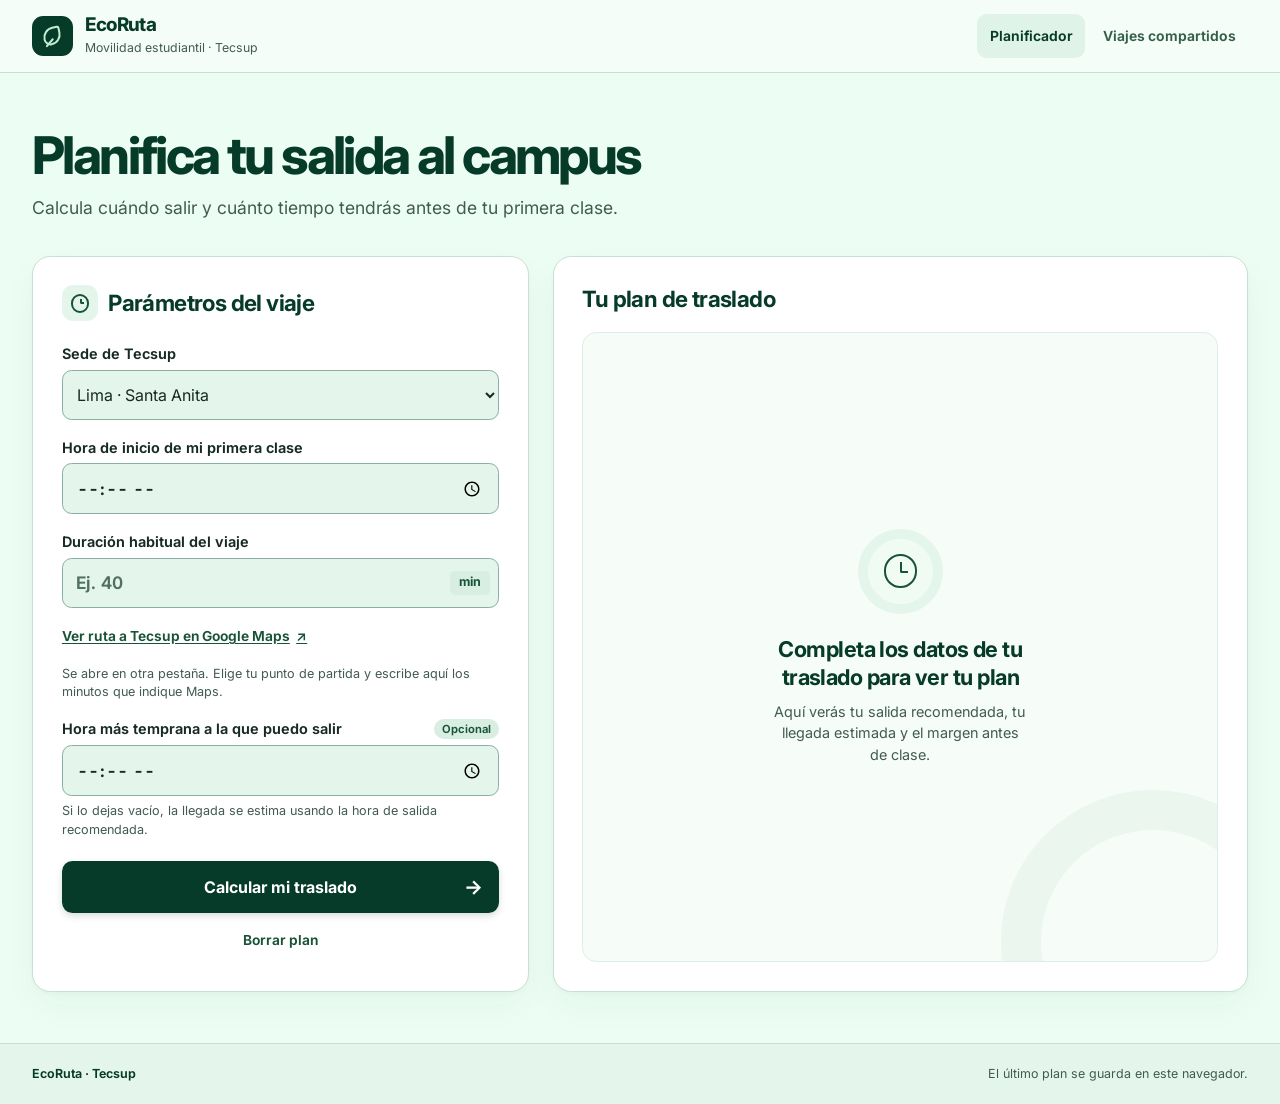
<file: index.html>
<!doctype html>
<html lang="es-PE">
<head>
  <meta charset="utf-8">
  <meta name="viewport" content="width=device-width, initial-scale=1">
  <meta name="theme-color" content="#ecfef3">
  <meta name="description" content="Planifica tu salida al campus de Tecsup y consulta cuánto margen tendrás antes de clase.">
  <title>EcoRuta · Planificador de salida</title>
  <link rel="preconnect" href="https://fonts.googleapis.com">
  <link rel="preconnect" href="https://fonts.gstatic.com" crossorigin>
  <link rel="stylesheet" href="https://fonts.googleapis.com/css2?family=Inter:wght@400..800&amp;display=swap">
  <link rel="stylesheet" href="viajes.css">
  <style>
    :root {
      color-scheme: light;
      --canvas: #ecfef3;
      --surface: #fff;
      --mint: #e4f6ec;
      --mint-strong: #d9eee2;
      --forest: #073b29;
      --forest-light: #185338;
      --teal: #006a61;
      --text: #172b23;
      --muted: #425b50;
      --line: #cbded3;
      --field-line: #8aafa0;
      --error: #a32926;
      --radius: 1.15rem;
      --shadow: 0 2px 4px #073b2908, 0 14px 36px #073b2909;
      font-family: Inter, system-ui, -apple-system, "Segoe UI", sans-serif;
      color: var(--text);
      background: var(--canvas);
      line-height: 1.5;
    }

    *, *::before, *::after { box-sizing: border-box; }
    [hidden] { display: none !important; }

    body {
      min-height: 100vh;
      display: flex;
      flex-direction: column;
      margin: 0;
    }

    h1, h2, h3, p, dl, dd { margin: 0; }
    button, input { font: inherit; }
    button { cursor: pointer; }
    :focus-visible { outline: 2px solid var(--teal); outline-offset: 3px; }

    .wrap {
      width: calc(100% - 4rem);
      max-width: 76rem;
      margin-inline: auto;
    }

    .site-header {
      border-bottom: 1px solid var(--line);
      background: #f4fdf7;
    }

    .brand {
      min-height: 4.5rem;
      display: flex;
      align-items: center;
      gap: .75rem;
      color: var(--forest);
    }

    .brand strong {
      display: block;
      font-size: 1.18rem;
      font-weight: 750;
      line-height: 1.2;
      letter-spacing: -.035em;
    }

    .brand-caption {
      display: block;
      margin-top: .125rem;
      color: var(--muted);
      font-size: .77rem;
    }

    .brand-mark, .title-icon {
      display: grid;
      flex: none;
      place-items: center;
      border-radius: .7rem;
    }

    .brand-mark {
      width: 2.55rem;
      height: 2.55rem;
      background: var(--forest);
      color: #c2eed2;
    }

    .brand-mark > span {
      position: relative;
      width: 1.15rem;
      height: 1.15rem;
      border: 2px solid currentColor;
      border-radius: 70% 15% 70% 45%;
      transform: rotate(-12deg);
    }

    .brand-mark > span::after {
      content: "";
      position: absolute;
      inset: auto auto .05rem -.14rem;
      width: .7rem;
      height: 2px;
      border-radius: 2px;
      background: currentColor;
      transform: rotate(-38deg);
    }

    .main {
      flex: 1;
      padding-block: clamp(2rem, 4.3vw, 3.75rem) clamp(2rem, 4vw, 3.5rem);
    }

    .intro { margin-bottom: clamp(1.4rem, 2.8vw, 2.15rem); }

    h1 {
      max-width: 23ch;
      color: var(--forest);
      font-size: clamp(2rem, 4.1vw, 3.25rem);
      font-weight: 750;
      letter-spacing: -.05em;
      line-height: 1.07;
      text-wrap: balance;
    }

    .intro > p {
      max-width: 42rem;
      margin-top: .7rem;
      color: var(--muted);
      font-size: clamp(.96rem, 1.6vw, 1.1rem);
    }

    .planner {
      display: grid;
      grid-template-columns: minmax(0, 5fr) minmax(0, 7fr);
      gap: 1.5rem;
    }

    .panel {
      min-width: 0;
      padding: clamp(1.15rem, 2.5vw, 1.8rem);
      border: 1px solid var(--line);
      border-radius: var(--radius);
      background: var(--surface);
      box-shadow: var(--shadow);
    }

    .panel h2 {
      color: var(--forest);
      font-size: clamp(1.13rem, 1.9vw, 1.4rem);
      font-weight: 700;
      letter-spacing: -.027em;
      line-height: 1.25;
    }

    .form-panel h2 {
      display: flex;
      align-items: center;
      gap: .65rem;
      margin-bottom: 1.4rem;
    }

    .title-icon {
      width: 2.25rem;
      height: 2.25rem;
      background: var(--mint);
      color: var(--forest-light);
    }

    .clock-icon {
      position: relative;
      display: block;
      width: 1.15rem;
      height: 1.15rem;
      border: 2px solid currentColor;
      border-radius: 50%;
    }

    .clock-icon::after {
      content: "";
      position: absolute;
      top: 20%;
      left: 50%;
      width: 27%;
      height: 35%;
      border-left: 2px solid currentColor;
      border-bottom: 2px solid currentColor;
      border-radius: 0 0 0 2px;
    }

    form { display: grid; gap: 1.1rem; }
    .field { display: grid; gap: .4rem; min-width: 0; }

    label {
      color: var(--text);
      font-size: .9rem;
      font-weight: 650;
      line-height: 1.35;
    }

    .label-row {
      display: flex;
      align-items: center;
      justify-content: space-between;
      gap: .5rem;
    }

    .optional {
      flex: none;
      padding: .1rem .5rem;
      border-radius: 2rem;
      color: var(--forest-light);
      background: var(--mint-strong);
      font-size: .7rem;
      font-weight: 650;
    }

    .field input {
      display: block;
      width: 100%;
      min-width: 0;
      min-height: 3.15rem;
      padding: .65rem .85rem;
      border: 1px solid var(--field-line);
      border-radius: .6rem;
      background: var(--mint);
      color: var(--text);
      font-size: 1.08rem;
      font-weight: 650;
      font-variant-numeric: tabular-nums;
    }

    .field input::placeholder { color: #536f61; opacity: 1; }
    .field input:focus { background: #f6fffa; }

    .field input[aria-invalid="true"] {
      border-color: var(--error);
      background: #fff4f3;
    }

    .number-field { position: relative; }
    .number-field input { appearance: textfield; padding-inline-end: 3.65rem; }
    .number-field input::-webkit-inner-spin-button,
    .number-field input::-webkit-outer-spin-button { appearance: none; margin: 0; }

    .unit {
      position: absolute;
      inset-inline-end: .55rem;
      top: 50%;
      padding: .17rem .55rem;
      border-radius: .3rem;
      background: var(--mint-strong);
      color: var(--forest-light);
      font-size: .78rem;
      font-weight: 700;
      transform: translateY(-50%);
      pointer-events: none;
    }

    .field-help, .field-error, .save-status {
      font-size: .79rem;
      line-height: 1.45;
    }

    .field-help { color: var(--muted); }
    .field-error { color: var(--error); font-weight: 600; }
    .field-error:empty, .save-status:empty, .day-note:empty { display: none; }

    .route-link {
      display: inline-flex;
      align-items: center;
      justify-self: start;
      gap: .4rem;
      min-height: 2.75rem;
      color: var(--forest-light);
      font-size: .86rem;
      font-weight: 650;
      text-underline-offset: .18em;
    }

    .route-link:hover { color: var(--teal); }

    .form-actions {
      display: grid;
      justify-items: stretch;
      gap: .35rem;
      margin-top: .25rem;
    }

    .calculate {
      position: relative;
      min-height: 3.25rem;
      padding: .75rem 2.75rem;
      border: 0;
      border-radius: .65rem;
      background: var(--forest);
      box-shadow: 0 3px 7px #073b292b;
      color: #fff;
      font-weight: 700;
      text-align: center;
    }

    .calculate:hover { background: var(--forest-light); }
    .calculate:active { box-shadow: none; }

    .button-arrow {
      position: absolute;
      top: 50%;
      inset-inline-end: 1rem;
      transform: translateY(-50%);
      font-size: 1.25rem;
      line-height: 1;
    }

    .clear {
      justify-self: center;
      min-height: 2.75rem;
      padding-inline: 1rem;
      border: 0;
      border-radius: .45rem;
      background: transparent;
      color: var(--forest-light);
      font-size: .86rem;
      font-weight: 650;
    }

    .clear:hover { background: var(--mint); }

    .save-status {
      justify-self: center;
      margin-top: -.6rem;
      color: var(--teal);
      font-weight: 650;
      text-align: center;
    }

    .save-status[data-tipo="error"] { color: var(--error); }

    .results-panel {
      display: flex;
      flex-direction: column;
      gap: 1.15rem;
    }

    .results-panel h2 { scroll-margin-block-start: 1rem; }

    .empty-state {
      position: relative;
      isolation: isolate;
      flex: 1;
      display: grid;
      align-content: center;
      justify-items: center;
      min-height: 18rem;
      overflow: hidden;
      padding: 2rem 1.25rem;
      border: 1px solid #deeee4;
      border-radius: .9rem;
      background: #f6fcf8;
      text-align: center;
    }

    .empty-state::after {
      content: "";
      position: absolute;
      z-index: -1;
      inset: auto -5.5rem -8.3rem auto;
      width: 19rem;
      height: 19rem;
      border: 2.5rem solid #eaf6ee;
      border-radius: 50%;
      pointer-events: none;
    }

    .clock-orbit {
      display: grid;
      place-items: center;
      width: 5.3rem;
      height: 5.3rem;
      margin-bottom: 1.35rem;
      border: .65rem solid var(--mint);
      border-radius: 50%;
      color: var(--forest-light);
      background: #f0fbf4;
    }

    .clock-orbit .clock-icon { width: 2.1rem; height: 2.1rem; border-width: 2.5px; }

    .empty-state h3 {
      max-width: 26ch;
      color: var(--forest);
      font-size: clamp(1.1rem, 2vw, 1.36rem);
      letter-spacing: -.025em;
      line-height: 1.3;
      text-wrap: balance;
    }

    .empty-state > p {
      max-width: 33ch;
      margin-top: .55rem;
      color: var(--muted);
      font-size: .9rem;
      text-wrap: pretty;
    }

    .result-content { display: grid; gap: 1rem; }

    .departure {
      display: flex;
      justify-content: space-between;
      align-items: center;
      gap: .75rem;
      padding: clamp(1rem, 2.4vw, 1.45rem);
      border-radius: .9rem;
      background: var(--mint);
      color: var(--forest);
    }

    .departure h3, .trip h3 {
      font-size: .78rem;
      font-weight: 750;
      letter-spacing: .055em;
      text-transform: uppercase;
    }

    .departure h3 { color: var(--teal); }

    .departure-time, .arrival-time, .trip dd {
      font-weight: 750;
      font-variant-numeric: tabular-nums;
      letter-spacing: -.05em;
      line-height: 1.05;
    }

    .departure-time { margin-top: .28rem; font-size: clamp(2.65rem, 6vw, 4rem); }
    .arrival-time { font-size: clamp(1.75rem, 4vw, 2.55rem); color: var(--forest); }

    .buffer {
      flex: none;
      display: grid;
      place-content: center;
      width: 5.1rem;
      aspect-ratio: 1;
      border: .28rem solid var(--teal);
      border-left-color: #badbd0;
      border-radius: 50%;
      text-align: center;
      line-height: 1.2;
    }

    .buffer strong { font-size: .99rem; font-variant-numeric: tabular-nums; }
    .buffer span { margin-top: .15rem; color: var(--muted); font-size: .62rem; }

    .day-note {
      color: var(--muted);
      font-size: .76rem;
      font-weight: 600;
      margin-top: .25rem;
    }

    .arrival {
      display: flex;
      align-items: center;
      justify-content: space-between;
      gap: .75rem;
      padding: .9rem 1.1rem;
      border: 1px solid #e0ede6;
      border-radius: .75rem;
      background: #f6fbf8;
    }

    .arrival h3 { color: var(--forest); font-size: .95rem; font-weight: 700; }
    .arrival #supuesto-llegada { margin-top: .12rem; color: var(--muted); font-size: .78rem; }
    .arrival-value { text-align: end; flex: 0 1 auto; min-width: 0; }
    .arrival-value .day-note { max-width: 14ch; }

    .notice {
      --notice-surface: #fff6dc;
      --notice-border: #efd297;
      --notice-text: #753e0b;
      --notice-icon: #f9e6b3;
      display: flex;
      align-items: flex-start;
      gap: .75rem;
      padding: .9rem 1rem;
      border: 1px solid var(--notice-border);
      border-radius: .75rem;
      background: var(--notice-surface);
      color: var(--notice-text);
    }

    .notice[data-estado="suficiente"] {
      --notice-surface: #eefbf3;
      --notice-border: #b9e2ca;
      --notice-text: #155638;
      --notice-icon: #d8f2e3;
    }

    .notice[data-estado="inicio"] {
      --notice-surface: #edf6fc;
      --notice-border: #c2daee;
      --notice-text: #244c72;
      --notice-icon: #dbeaf7;
    }

    .notice[data-estado="tarde"] {
      --notice-surface: #fff0ef;
      --notice-border: #f2c4c1;
      --notice-text: #862622;
      --notice-icon: #f9d9d5;
    }

    .notice-icon {
      display: grid;
      flex: none;
      place-items: center;
      width: 1.85rem;
      height: 1.85rem;
      border-radius: .45rem;
      background: var(--notice-icon);
      font-size: .95rem;
      font-weight: 750;
      line-height: 1;
    }

    .notice h3 { font-size: .94rem; font-weight: 750; }
    .notice p { margin-top: .15rem; font-size: .81rem; line-height: 1.42; }

    .trip h3 { color: var(--muted); margin-bottom: .45rem; }

    .trip dl {
      display: grid;
      grid-template-columns: repeat(3, minmax(0, 1fr));
      gap: .45rem;
    }

    .trip dl > div {
      min-width: 0;
      display: grid;
      gap: .3rem;
      align-content: start;
      padding: .65rem .7rem;
      border-radius: .56rem;
      background: var(--mint);
      color: var(--forest);
    }

    .trip dl > div:last-child { background: var(--forest); color: #fff; }
    .trip dt { font-size: .72rem; line-height: 1.3; }

    .trip dd {
      font-size: clamp(.94rem, 2vw, 1.18rem);
      letter-spacing: -.03em;
      line-height: 1.22;
      overflow-wrap: anywhere;
    }

    .site-footer {
      background: var(--mint);
      border-top: 1px solid var(--line);
      color: var(--muted);
      font-size: .78rem;
    }

    .footer-content {
      min-height: 3.75rem;
      display: flex;
      flex-wrap: wrap;
      align-items: center;
      justify-content: space-between;
      gap: .35rem 1.5rem;
      padding-block: .9rem;
    }

    .footer-content > :first-child { color: var(--forest); font-weight: 650; }

    .sr-only {
      position: absolute;
      width: 1px;
      height: 1px;
      padding: 0;
      overflow: hidden;
      clip-path: inset(50%);
      white-space: nowrap;
    }

    @media (max-width: 49rem) {
      .wrap { width: calc(100% - 2rem); max-width: 35rem; }
      .brand { min-height: 4rem; }
      .planner { grid-template-columns: minmax(0, 1fr); gap: 1rem; }
      .empty-state { min-height: 14rem; }
      .intro > p { max-width: 35ch; }
    }

    @media (max-width: 24rem) {
      .wrap { width: calc(100% - 1.5rem); }
      .panel { padding: .95rem; }
      .label-row { align-items: start; }
      .buffer { width: 4.1rem; }
      .buffer strong { font-size: .85rem; }
      .trip dl > div { padding: .55rem .45rem; }
      .arrival { padding-inline: .75rem; }
    }
  </style>
</head>
<body>
  <header class="site-header">
    <div class="wrap site-header-inner">
      <div class="brand">
        <span class="brand-mark" aria-hidden="true"><span></span></span>
        <div>
          <strong>EcoRuta</strong>
          <span class="brand-caption">Movilidad estudiantil · Tecsup</span>
        </div>
      </div>
      <nav class="app-nav" aria-label="EcoRuta">
        <a href="./" aria-current="page">Planificador</a>
        <a href="viajes.html" id="ir-a-viajes">Viajes compartidos</a>
      </nav>
    </div>
  </header>

  <main class="wrap main">
    <div class="intro">
      <h1>Planifica tu salida al campus</h1>
      <p>Calcula cuándo salir y cuánto tiempo tendrás antes de tu primera clase.</p>
    </div>

    <div class="planner">
      <section class="panel form-panel" aria-labelledby="titulo-formulario">
        <h2 id="titulo-formulario">
          <span class="title-icon" aria-hidden="true"><span class="clock-icon"></span></span>
          Parámetros del viaje
        </h2>

        <form id="plan" novalidate>
          <div class="field">
            <label for="campus-plan">Sede de Tecsup</label>
            <select id="campus-plan" class="ride-select">
              <option value="lima">Lima · Santa Anita</option>
              <option value="arequipa">Arequipa</option>
              <option value="trujillo">Trujillo</option>
            </select>
          </div>

          <div class="field">
            <label for="hora-clase">Hora de inicio de mi primera clase</label>
            <input id="hora-clase" type="time" required aria-describedby="error-hora">
            <p class="field-error" id="error-hora" role="alert"></p>
          </div>

          <div class="field">
            <label for="duracion">Duración habitual del viaje</label>
            <div class="number-field">
              <input id="duracion" type="number" min="1" step="1" inputmode="numeric"
                     required placeholder="Ej. 40" aria-describedby="unidad-duracion error-duracion">
              <span class="unit" id="unidad-duracion" aria-label="minutos">min</span>
            </div>
            <p class="field-error" id="error-duracion" role="alert"></p>
            <a class="route-link" id="ruta-plan"
               href="https://www.google.com/maps/dir/?api=1&amp;destination=Tecsup%2C+Av.+Cascanueces+2221%2C+Santa+Anita%2C+Lima"
               target="_blank" rel="noopener noreferrer" aria-describedby="ayuda-ruta">
              Ver ruta a Tecsup en Google Maps <span aria-hidden="true">↗</span>
            </a>
            <p class="field-help" id="ayuda-ruta">Se abre en otra pestaña. Elige tu punto de partida y escribe aquí los minutos que indique Maps.</p>
          </div>

          <div class="field">
            <div class="label-row">
              <label for="hora-disponible">Hora más temprana a la que puedo salir</label>
              <span class="optional">Opcional</span>
            </div>
            <input id="hora-disponible" type="time" aria-describedby="ayuda-disponibilidad error-disponibilidad">
            <p class="field-error" id="error-disponibilidad" role="alert"></p>
            <p class="field-help" id="ayuda-disponibilidad">Si lo dejas vacío, la llegada se estima usando la hora de salida recomendada.</p>
          </div>

          <div class="form-actions">
            <button class="calculate" type="submit">
              <span>Calcular mi traslado</span>
              <span class="button-arrow" aria-hidden="true">→</span>
            </button>
            <button class="clear" id="borrar-plan" type="button">Borrar plan</button>
          </div>
          <p class="save-status" id="estado-guardado"></p>
        </form>
      </section>

      <section class="panel results-panel" aria-labelledby="titulo-resultados">
        <h2 id="titulo-resultados" tabindex="-1">Tu plan de traslado</h2>

        <div class="empty-state" id="estado-inicial">
          <div class="clock-orbit" aria-hidden="true"><span class="clock-icon"></span></div>
          <h3 id="titulo-estado-inicial">Completa los datos de tu traslado para ver tu plan</h3>
          <p id="detalle-estado-inicial">Aquí verás tu salida recomendada, tu llegada estimada y el margen antes de clase.</p>
        </div>

        <div class="result-content" id="plan-calculado" hidden>
          <div class="departure">
            <div>
              <h3>Hora recomendada de salida</h3>
              <p class="departure-time" id="recomendacion-salida"></p>
              <p class="day-note" id="dia-salida"></p>
            </div>
            <div class="buffer" aria-label="10 minutos de margen para imprevistos">
              <strong>10 min</strong>
              <span>de margen</span>
            </div>
          </div>

          <div class="arrival">
            <div>
              <h3>Llegada estimada al campus</h3>
              <p id="supuesto-llegada"></p>
            </div>
            <div class="arrival-value">
              <p class="arrival-time" id="llegada-estimada"></p>
              <p class="day-note" id="dia-llegada"></p>
            </div>
          </div>

          <div class="notice" id="aviso">
            <span class="notice-icon" id="icono-aviso" aria-hidden="true"></span>
            <div>
              <h3 id="margen-llegada"></h3>
              <p id="detalle-margen"></p>
            </div>
          </div>

          <div class="trip">
            <h3>Resumen del traslado</h3>
            <dl>
              <div><dt>Salida prevista</dt><dd id="salida-prevista"></dd></div>
              <div><dt>Duración</dt><dd id="duracion-prevista"></dd></div>
              <div><dt>Inicio de clase</dt><dd id="inicio-previsto"></dd></div>
            </dl>
          </div>
        </div>
        <p class="sr-only" id="anuncio" role="status"></p>
      </section>
    </div>
  </main>

  <footer class="site-footer">
    <div class="wrap footer-content">
      <p>EcoRuta · Tecsup</p>
      <p>El último plan se guarda en este navegador.</p>
    </div>
  </footer>

  <script src="sedes.js"></script>
  <script>
    const plan = document.querySelector("#plan");
    const horaClase = document.querySelector("#hora-clase");
    const duracion = document.querySelector("#duracion");
    const horaDisponible = document.querySelector("#hora-disponible");
    const sedePlan = document.querySelector("#campus-plan");
    const rutaPlan = document.querySelector("#ruta-plan");
    const estadoInicial = document.querySelector("#estado-inicial");
    const tituloEstadoInicial = document.querySelector("#titulo-estado-inicial");
    const detalleEstadoInicial = document.querySelector("#detalle-estado-inicial");
    const resultado = document.querySelector("#plan-calculado");
    const aviso = document.querySelector("#aviso");
    const estadoGuardado = document.querySelector("#estado-guardado");
    const anuncio = document.querySelector("#anuncio");
    const clavePlan = "ecoruta:ultimo-plan";
    const margenSalida = 10;
    const minutosPorDia = 24 * 60;

    const campos = [
      {
        input: horaClase,
        error: document.querySelector("#error-hora"),
        mensaje: "Ingresa la hora de inicio de tu primera clase.",
        valido: () => horaClase.validity.valid,
      },
      {
        input: duracion,
        error: document.querySelector("#error-duracion"),
        mensaje: "Ingresa una duración mayor que cero en minutos enteros.",
        valido: () => duracion.validity.valid &&
          Number.isSafeInteger(duracion.valueAsNumber + minutosPorDia),
      },
      {
        input: horaDisponible,
        error: document.querySelector("#error-disponibilidad"),
        mensaje: "Completa la hora de salida o deja el campo vacío.",
        valido: () => horaDisponible.validity.valid,
      },
    ];

    function horaEnMinutos(hora) {
      const [horas, minutos] = hora.split(":").map(Number);
      return horas * 60 + minutos;
    }

    function formatearHora(minutosTotales) {
      const minutosDelDia = ((minutosTotales % minutosPorDia) + minutosPorDia) % minutosPorDia;
      const horas = Math.floor(minutosDelDia / 60);
      const minutos = minutosDelDia % 60;
      return [horas, minutos].map(parte => String(parte).padStart(2, "0")).join(":");
    }

    function notaDia(minutosTotales) {
      const dia = Math.floor(minutosTotales / minutosPorDia);

      if (dia === -1) return "Día anterior";
      if (dia < -1) return `${-dia} días antes`;
      if (dia === 1) return "Día siguiente";
      if (dia > 1) return `${dia} días después`;
      return "";
    }

    function mensajeMargen(margen) {
      const minutos = Math.abs(margen);
      const cantidad = `${minutos} ${minutos === 1 ? "minuto" : "minutos"}`;

      if (margen >= margenSalida) {
        return {
          estado: "suficiente",
          icono: "✓",
          titulo: `Margen suficiente de ${cantidad}`,
          detalle: "Tu llegada estimada deja tiempo para imprevistos.",
        };
      }

      if (margen > 0) {
        return {
          estado: "reducido",
          icono: "!",
          titulo: `Margen reducido de ${cantidad}`,
          detalle: "Tienes menos de 10 minutos para imprevistos antes de clase.",
        };
      }

      if (margen === 0) {
        return {
          estado: "inicio",
          icono: "◷",
          titulo: "Llegada justo al inicio",
          detalle: "Tienes 0 minutos de margen. Cualquier demora te haría llegar tarde.",
        };
      }

      return {
        estado: "tarde",
        icono: "!",
        titulo: `Llegarías ${cantidad} después del inicio de clase`,
        detalle: "Si puedes adelantar tu salida, ajusta la hora y vuelve a calcular.",
      };
    }

    function mostrarPlan() {
      const minutosClase = horaEnMinutos(horaClase.value);
      const minutosViaje = duracion.valueAsNumber;
      const minutosSalida = minutosClase - minutosViaje - margenSalida;
      const salidaPrevista = horaDisponible.value ? horaEnMinutos(horaDisponible.value) : minutosSalida;
      const minutosLlegada = salidaPrevista + minutosViaje;
      const fechaSalidaPrevista = notaDia(salidaPrevista);
      const recomendacion = formatearHora(minutosSalida);
      const llegada = formatearHora(minutosLlegada);
      const margen = mensajeMargen(minutosClase - minutosLlegada);

      document.querySelector("#recomendacion-salida").textContent = recomendacion;
      document.querySelector("#dia-salida").textContent = notaDia(minutosSalida);
      document.querySelector("#llegada-estimada").textContent = llegada;
      document.querySelector("#dia-llegada").textContent = notaDia(minutosLlegada);
      document.querySelector("#supuesto-llegada").textContent = horaDisponible.value
        ? `Si sales a las ${formatearHora(salidaPrevista)}`
        : "Si sales a la hora recomendada";

      aviso.dataset.estado = margen.estado;
      document.querySelector("#icono-aviso").textContent = margen.icono;
      document.querySelector("#margen-llegada").textContent = margen.titulo;
      document.querySelector("#detalle-margen").textContent = margen.detalle;
      document.querySelector("#salida-prevista").textContent =
        formatearHora(salidaPrevista) + (fechaSalidaPrevista ? ` (${fechaSalidaPrevista.toLowerCase()})` : "");
      document.querySelector("#duracion-prevista").textContent = `${minutosViaje} min`;
      document.querySelector("#inicio-previsto").textContent = horaClase.value;

      estadoInicial.hidden = true;
      resultado.hidden = false;
      return [
        `Salida recomendada: ${recomendacion}`,
        notaDia(minutosSalida).toLowerCase(),
        `llegada estimada: ${llegada}`,
        notaDia(minutosLlegada).toLowerCase(),
        margen.titulo,
      ].filter(Boolean).join(". ") + ".";
    }

    function mostrarEstadoInicial() {
      if (campos.some(({input}) => input.hasAttribute("aria-invalid"))) {
        tituloEstadoInicial.textContent = "Corrige los datos del formulario";
        detalleEstadoInicial.textContent = "Revisa los campos señalados para calcular tu traslado.";
      } else if (campos.every(({valido}) => valido())) {
        tituloEstadoInicial.textContent = "Calcula tu traslado";
        detalleEstadoInicial.textContent = "Pulsa «Calcular mi traslado» para ver tu plan.";
      } else {
        tituloEstadoInicial.textContent = "Completa los datos de tu traslado para ver tu plan";
        detalleEstadoInicial.textContent = "Aquí verás tu salida recomendada, tu llegada estimada y el margen antes de clase.";
      }

      resultado.hidden = true;
      estadoInicial.hidden = false;
    }

    function mostrarGuardado(mensaje, tipo = "") {
      estadoGuardado.textContent = mensaje;
      estadoGuardado.dataset.tipo = tipo;
    }

    function recuperarPlan() {
      let guardado;
      try {
        guardado = JSON.parse(localStorage.getItem(clavePlan));
      } catch {
        return;
      }

      if (typeof guardado?.horaClase !== "string" || typeof guardado.duracion !== "string") return;

      horaClase.value = guardado.horaClase;
      duracion.value = guardado.duracion;
      horaDisponible.value = typeof guardado.horaDisponible === "string" ? guardado.horaDisponible : "";
      if (Object.hasOwn(sedesTecsup, guardado.sede)) sedePlan.value = guardado.sede;

      if (!campos.every(({valido}) => valido())) {
        plan.reset();
        return;
      }

      mostrarPlan();
      mostrarGuardado("Último plan recuperado.");
    }

    function actualizarRuta() {
      rutaPlan.href = enlaceMaps(sedePlan.value);
      document.querySelector("#ir-a-viajes").href = "viajes.html?sede=" + sedePlan.value;
    }

    const sedeSolicitada = new URLSearchParams(location.search).get("sede");
    sedePlan.addEventListener("change", actualizarRuta);

    plan.addEventListener("input", (event) => {
      const campo = campos.find(({input}) => input === event.target);
      if (!campo) return;

      campo.input.removeAttribute("aria-invalid");
      campo.error.textContent = "";
      mostrarGuardado("");
      anuncio.textContent = "";
      mostrarEstadoInicial();
    });

    plan.addEventListener("submit", (event) => {
      event.preventDefault();

      let primerInvalido;
      for (const {input, error, mensaje, valido} of campos) {
        if (valido()) {
          input.removeAttribute("aria-invalid");
          error.textContent = "";
        } else {
          input.setAttribute("aria-invalid", "true");
          error.textContent = mensaje;
          primerInvalido ??= input;
        }
      }

      if (primerInvalido) {
        mostrarEstadoInicial();
        primerInvalido.focus();
        return;
      }

      const resumen = mostrarPlan();
      try {
        localStorage.setItem(clavePlan, JSON.stringify({
          horaClase: horaClase.value,
          duracion: duracion.value,
          horaDisponible: horaDisponible.value,
          sede: sedePlan.value,
        }));
        mostrarGuardado("Plan guardado en este navegador.");
      } catch {
        mostrarGuardado("El navegador no pudo guardar el plan.", "error");
      }

      anuncio.textContent = `${resumen} ${estadoGuardado.textContent}`;
      if (matchMedia("(max-width: 49rem)").matches) {
        document.querySelector("#titulo-resultados").focus();
      }
    });

    document.querySelector("#borrar-plan").addEventListener("click", () => {
      plan.reset();
      actualizarRuta();
      for (const {input, error} of campos) {
        input.removeAttribute("aria-invalid");
        error.textContent = "";
      }

      mostrarEstadoInicial();
      try {
        localStorage.removeItem(clavePlan);
        mostrarGuardado("Plan borrado de este navegador.");
      } catch {
        mostrarGuardado("El navegador no pudo borrar el plan guardado.", "error");
      }

      anuncio.textContent = estadoGuardado.textContent;
      horaClase.focus();
    });

    recuperarPlan();
    if (Object.hasOwn(sedesTecsup, sedeSolicitada) && sedePlan.value !== sedeSolicitada) {
      sedePlan.value = sedeSolicitada;
      mostrarGuardado("");
      mostrarEstadoInicial();
    }
    actualizarRuta();
  </script>
</body>
</html>
</file>
<file: viajes.css>
.site-header-inner {
  display: flex;
  flex-wrap: wrap;
  align-items: center;
  justify-content: space-between;
  gap: 0 1rem;
}

.app-nav { display: flex; gap: .3rem; }

.app-nav a {
  display: grid;
  place-items: center;
  min-height: 2.75rem;
  padding: .42rem .78rem;
  border-radius: .6rem;
  color: #335e4b;
  font-size: .87rem;
  font-weight: 650;
  text-align: center;
  text-decoration: none;
}

.app-nav a:hover, .app-nav a[aria-current="page"] { background: #e0f3e8; color: #073b29; }

.ride-select {
  width: 100%;
  min-width: 0;
  min-height: 3.15rem;
  padding: .55rem .65rem;
  border: 1px solid #8aafa0;
  border-radius: .6rem;
  background: #e4f6ec;
  color: #172b23;
  font: inherit;
}

.rides-page {
  --ride-forest: #073b29;
  --ride-text: #172b23;
  --ride-muted: #426154;
  --ride-mint: #e0f3e8;
  --ride-line: #cbded3;
  display: flex;
  flex-direction: column;
  min-height: 100vh;
  margin: 0;
  background: #ecfef3;
  color: var(--ride-text);
  font-family: Inter, system-ui, sans-serif;
  line-height: 1.5;
  color-scheme: light;
}

.rides-page *, .rides-page *::before, .rides-page *::after { box-sizing: border-box; }
.rides-page [hidden] { display: none !important; }
.rides-page :focus-visible { outline: 2px solid #006a61; outline-offset: 3px; }
.rides-page h1, .rides-page h2, .rides-page h3, .rides-page p, .rides-page dl, .rides-page dd { margin: 0; }

.rides-page .wrap { width: calc(100% - 4rem); max-width: 76rem; margin-inline: auto; }
.rides-page .site-header { background: #f4fdf7; border-bottom: 1px solid var(--ride-line); }
.rides-page .brand { display: flex; align-items: center; gap: .75rem; min-height: 4.5rem; color: var(--ride-forest); }
.rides-page .brand strong { display: block; font-size: 1.18rem; font-weight: 750; line-height: 1.2; letter-spacing: -.035em; }
.rides-page .brand-caption { display: block; margin-top: .125rem; color: var(--ride-muted); font-size: .77rem; }

.rides-page .brand-mark {
  width: 2.55rem;
  height: 2.55rem;
  display: grid;
  place-items: center;
  flex: none;
  border-radius: .7rem;
  background: var(--ride-forest);
  color: #c2eed2;
}

.rides-page .brand-mark > span {
  position: relative;
  width: 1.15rem;
  height: 1.15rem;
  border: 2px solid currentColor;
  border-radius: 70% 15% 70% 45%;
  transform: rotate(-12deg);
}

.rides-page .brand-mark > span::after {
  content: "";
  position: absolute;
  inset: auto auto .05rem -.14rem;
  width: .7rem;
  height: 2px;
  border-radius: 2px;
  background: currentColor;
  transform: rotate(-38deg);
}

.rides-main { flex: 1; padding-block: clamp(2rem, 4.4vw, 3.75rem); }
.rides-intro { display: flex; flex-wrap: wrap; gap: 1rem 2rem; align-items: end; justify-content: space-between; margin-bottom: 1.65rem; }
.rides-intro h1 { color: var(--ride-forest); font-size: clamp(2rem, 4.1vw, 3.25rem); font-weight: 750; letter-spacing: -.05em; line-height: 1.08; }
.rides-intro p { margin-top: .55rem; color: var(--ride-muted); font-size: clamp(.96rem, 1.6vw, 1.1rem); }
.ride-actions, .ride-card-actions { display: flex; flex-wrap: wrap; gap: .5rem; }

.ride-button {
  display: inline-flex;
  align-items: center;
  justify-content: center;
  min-height: 2.75rem;
  padding: .55rem .86rem;
  border: 1px solid var(--ride-forest);
  border-radius: .62rem;
  background: var(--ride-forest);
  color: #fff;
  font: 650 .88rem/1.35 Inter, system-ui, sans-serif;
  text-align: center;
  text-decoration: none;
  cursor: pointer;
}

.ride-button:hover { background: #185338; }
.ride-button.secondary { background: #f6fdf9; color: var(--ride-forest); border-color: #8aafa0; }
.ride-button.secondary:hover { background: var(--ride-mint); }
.ride-button:disabled { cursor: wait; opacity: .62; }

.ride-panel, .ride-dialog {
  background: #fff;
  border: 1px solid var(--ride-line);
  border-radius: 1rem;
  box-shadow: 0 2px 4px #073b2908, 0 12px 32px #073b290a;
}

.ride-filters {
  display: grid;
  grid-template-columns: repeat(4, minmax(0, 1fr)) auto;
  align-items: end;
  gap: .75rem;
  padding: clamp(.9rem, 2.3vw, 1.25rem);
}

.ride-field { display: grid; min-width: 0; gap: .38rem; font-size: .84rem; font-weight: 650; }

.ride-field input, .ride-field select {
  width: 100%;
  min-width: 0;
  min-height: 2.75rem;
  padding: .46rem .65rem;
  border: 1px solid #8aafa0;
  border-radius: .55rem;
  background: #f1faf5;
  color: var(--ride-text);
  font: inherit;
  font-weight: 500;
  font-variant-numeric: tabular-nums;
}

.ride-results { margin-top: 1.45rem; }
.ride-results-header { display: flex; align-items: baseline; justify-content: space-between; flex-wrap: wrap; gap: .25rem 1rem; margin-bottom: .72rem; }
.ride-results h2, .ride-dialog h2 { color: var(--ride-forest); font-size: 1.25rem; letter-spacing: -.025em; }
.ride-status { color: var(--ride-muted); font-size: .85rem; }
.ride-error { color: #88251e; font-size: .87rem; }
.ride-list { display: grid; grid-template-columns: repeat(auto-fit, minmax(min(100%, 21rem), 1fr)); gap: 1rem; align-items: start; }
.ride-empty { grid-column: 1 / -1; padding: 2rem 1rem; text-align: center; color: var(--ride-muted); }
.ride-card { display: grid; align-content: start; gap: .78rem; min-width: 0; padding: 1.12rem; }
.ride-card-head { display: flex; justify-content: space-between; flex-wrap: wrap; gap: .4rem; }
.ride-badge { display: inline-block; padding: .18rem .55rem; border-radius: 1rem; background: var(--ride-mint); color: var(--ride-forest); font-size: .73rem; font-weight: 700; }
.ride-availability { background: #f2f6f2; color: #365b4a; }
.ride-availability[data-status="lleno"] { background: #fbe8df; color: #783c28; }
.ride-card h3 { color: var(--ride-forest); font-size: 1.28rem; line-height: 1.25; overflow-wrap: anywhere; }
.ride-card-campus, .ride-card-date, .ride-card-author { color: var(--ride-muted); font-size: .85rem; }
.ride-card-point { font-size: .87rem; overflow-wrap: anywhere; }
.ride-card-author { overflow-wrap: anywhere; }
.ride-facts { display: grid; grid-template-columns: 1fr 1fr; gap: .55rem; }
.ride-facts div { background: #f1faf5; border-radius: .55rem; padding: .55rem .65rem; }
.ride-facts dt { color: var(--ride-muted); font-size: .72rem; }
.ride-facts dd { color: var(--ride-forest); font-size: 1rem; font-weight: 750; font-variant-numeric: tabular-nums; }
.ride-requests { display: grid; gap: .52rem; padding-top: .65rem; border-top: 1px solid var(--ride-line); }
.ride-requests h4 { margin: 0; font-size: .88rem; }
.ride-request { display: flex; align-items: center; justify-content: space-between; flex-wrap: wrap; gap: .4rem; font-size: .82rem; overflow-wrap: anywhere; }

.ride-dialog {
  position: fixed;
  width: min(calc(100% - 1.5rem), 32rem);
  max-height: calc(100dvh - 1.5rem);
  padding: clamp(1rem, 3vw, 1.4rem);
  color: var(--ride-text);
}

.ride-dialog::backdrop { background: #102f24a6; }
.ride-dialog-header { display: flex; align-items: center; justify-content: space-between; gap: .55rem; margin-bottom: .55rem; }
.dialog-close { width: 2.75rem; height: 2.75rem; border: 0; border-radius: .55rem; background: var(--ride-mint); color: var(--ride-forest); font: inherit; font-size: 1.35rem; cursor: pointer; }
.ride-dialog-context { margin-bottom: .75rem !important; color: var(--ride-muted); font-size: .85rem; overflow-wrap: anywhere; }
.ride-form { display: grid; gap: .75rem; }
.ride-form-grid { display: grid; grid-template-columns: repeat(2, minmax(0, 1fr)); gap: .65rem; }
.ride-form fieldset { padding: 0; margin: 0; border: 0; min-inline-size: 0; }
.full-width { grid-column: 1 / -1; }

.rides-page .site-footer { border-top: 1px solid var(--ride-line); background: #e4f6ec; color: var(--ride-muted); font-size: .79rem; }
.rides-page .footer-content { min-height: 3.75rem; display: flex; flex-wrap: wrap; align-items: center; justify-content: space-between; gap: .35rem 1.5rem; padding-block: .9rem; }
.rides-page .footer-content > :first-child { color: var(--ride-forest); font-weight: 650; }
.rides-page .sr-only { position: absolute; width: 1px; height: 1px; overflow: hidden; clip-path: inset(50%); white-space: nowrap; }

@media (max-width: 60rem) {
  .ride-filters { grid-template-columns: repeat(2, minmax(0, 1fr)); }
  .ride-filters .ride-button { grid-column: 1 / -1; }
}

@media (max-width: 49rem) {
  .site-header-inner { padding-bottom: .5rem; }
  .rides-page .wrap { width: calc(100% - 2rem); max-width: 35rem; }
  .rides-page .brand { min-height: 4rem; }
  .ride-list { grid-template-columns: 1fr; }
}

@media (max-width: 24rem) {
  .rides-page .wrap { width: calc(100% - 1.5rem); }
  .ride-filters { grid-template-columns: 1fr; }
  .ride-form-grid { grid-template-columns: 1fr; }
  .ride-actions .ride-button { flex: 1; }
}
</file>
